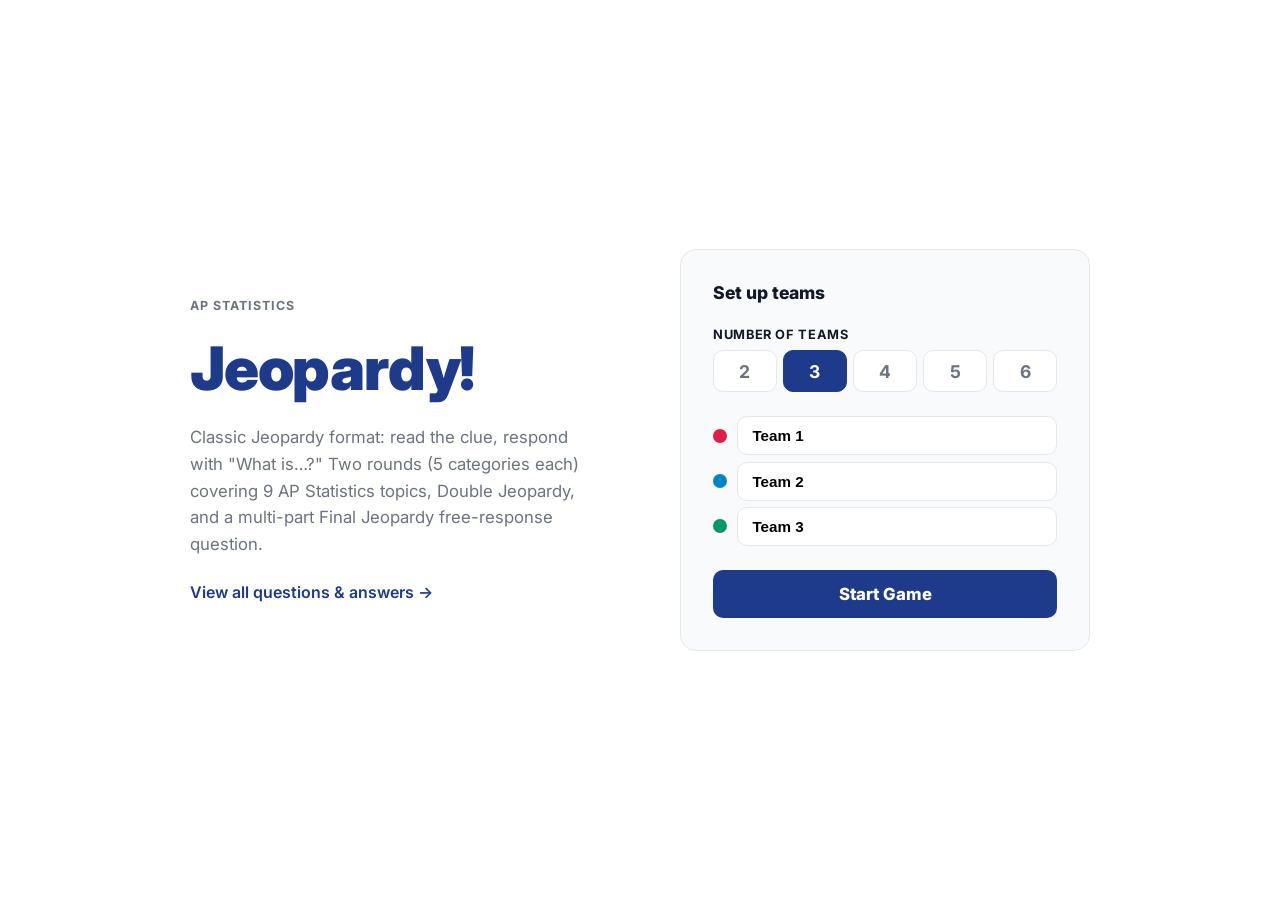
<file: index.html>
<!DOCTYPE html>
<html lang="en">
<head>
  <meta charset="UTF-8" />
  <meta name="viewport" content="width=device-width, initial-scale=1.0" />
  <title>AP Statistics Jeopardy</title>
  <link rel="preconnect" href="https://fonts.googleapis.com" />
  <link href="https://fonts.googleapis.com/css2?family=Inter:wght@300;400;600;700;800;900&display=swap" rel="stylesheet" />
  <link rel="stylesheet" href="styles.css" />
</head>
<body>

  <!-- Home -->
  <div id="home">
    <div class="home-wrap">

      <!-- Left: branding -->
      <div class="home-left">
        <div class="home-eyebrow">AP Statistics</div>
        <h1 class="home-title">Jeopardy!</h1>
        <p class="home-desc">
          Classic Jeopardy format: read the clue, respond with "What is…?" Two rounds (5 categories each) covering 9 AP Statistics topics, Double Jeopardy, and a multi-part Final Jeopardy free-response question.
        </p>
        <a href="problems.html" class="home-qa-link">View all questions &amp; answers →</a>
      </div>

      <!-- Right: setup -->
      <div class="home-right">
        <div>
          <div class="home-right-title">Set up teams</div>
        </div>
        <div>
          <label class="field-label">Number of teams</label>
          <div class="team-count-row" id="teamCountRow"></div>
        </div>
        <div id="teamNameList"></div>
        <button class="btn-start" onclick="startGame()">Start Game</button>
      </div>

    </div>
  </div>

  <!-- Board -->
  <div id="board" class="hidden">
    <div class="board-header">
      <button class="header-home" onclick="goHome()">AP Statistics Jeopardy</button>
      <div class="round-tabs">
        <button id="tab1" class="tab active" onclick="switchRound(1)">Round 1</button>
        <button id="tab2" class="tab" onclick="switchRound(2)">Double Jeopardy</button>
        <button class="tab tab-fj" onclick="openFJ()">Final Jeopardy</button>
      </div>
    </div>
    <div id="grid" class="board-grid"></div>
    <div id="scoreBar" class="score-strip"></div>
  </div>

  <!-- Question modal -->
  <div id="qModal" class="modal-bg hidden">
    <div class="modal modal-question">
      <div class="modal-top">
        <span id="qCat" class="modal-cat"></span>
        <span id="qVal" class="modal-val"></span>
      </div>
      <div id="qBody" class="modal-body q-body"></div>
      <div class="modal-foot">
        <button class="btn btn-gold" onclick="showAnswer()">Show Answer</button>
        <button class="btn btn-ghost" onclick="closeQ()">Close</button>
      </div>
    </div>
  </div>

  <!-- Answer modal -->
  <div id="aModal" class="modal-bg hidden">
    <div class="modal modal-answer">
      <div class="a-header">
        <span class="a-header-label">Correct Response</span>
        <span id="aInfo" class="a-header-info"></span>
      </div>
      <div id="aBody" class="a-body"></div>
      <div id="aTeamActions" class="a-team-actions"></div>
      <div class="modal-foot">
        <button class="btn btn-purple" onclick="showSol()">Solution</button>
        <button class="btn btn-ghost" onclick="skipQ()">Skip / No one</button>
      </div>
    </div>
  </div>

  <!-- Solution modal -->
  <div id="sModal" class="modal-bg hidden" style="z-index:60">
    <div class="modal modal-sol">
      <div class="modal-label-bar">Worked Solution</div>
      <div id="sBody" class="modal-body sol-body"></div>
      <div class="modal-foot">
        <button class="btn btn-primary" onclick="closeSol()">Close</button>
      </div>
    </div>
  </div>

  <!-- Final Jeopardy modal -->
  <div id="fjModal" class="modal-bg hidden">
    <div class="modal modal-fj">
      <div class="fj-header">
        <div class="fj-eyebrow">Final Jeopardy</div>
        <div id="fjCat" class="fj-cat"></div>
      </div>
      <div class="fj-scroll-wrap">
        <div id="fjBody" class="modal-body fj-body"></div>
      </div>
      <div class="modal-foot">
        <button class="btn btn-purple" onclick="showFJSol()">View Solution</button>
        <button class="btn btn-ghost" onclick="closeFJ()">Back to Game</button>
      </div>
    </div>
  </div>

  <!-- Final Jeopardy solution modal -->
  <div id="fjsModal" class="modal-bg hidden" style="z-index:70">
    <div class="modal modal-sol modal-fjs">
      <div class="modal-label-bar">Final Jeopardy: Solution</div>
      <div id="fjsBody" class="modal-body sol-body"></div>
      <div class="modal-foot">
        <button class="btn btn-primary" onclick="closeFJSol()">Close</button>
      </div>
    </div>
  </div>

  <script src="game-data.js"></script>
  <script src="script.js"></script>
</body>
</html>
</file>
<file: styles.css>
:root {
  --blue: #1e3a8a;
  --blue-lt: #eff6ff;
  --blue-bd: #bfdbfe;
  --gold: #d97706;
  --gold-lt: #fef3c7;
  --ink: #111827;
  --muted: #6b7280;
  --border: #e5e7eb;
  --bg: #f3f6fb;
  --surface: #f9fafb;
  --white: #ffffff;
  --red: #dc2626;
  --green: #16a34a;
  --purple: #7c3aed;
  --radius: 0.625rem;
}

*, *::before, *::after {
  box-sizing: border-box;
  margin: 0;
  padding: 0;
}
html, body {
  height: 100%;
  font-family: "Inter", system-ui, sans-serif;
  background: var(--white);
  color: var(--ink);
  font-size: 16px;
}
button {
  cursor: pointer;
  font-family: inherit;
  border: none;
  background: none;
}
.hidden { display: none !important; }

/* ── Buttons ──────────────────────────────────────────────────── */
.btn {
  display: inline-flex;
  align-items: center;
  justify-content: center;
  padding: 0.65rem 1.4rem;
  border-radius: var(--radius);
  font-weight: 700;
  font-size: 1rem;
  line-height: 1;
  transition: opacity 0.15s;
  text-decoration: none;
  border: none;
}
.btn:hover  { opacity: 0.82; }
.btn:active { opacity: 0.65; }
.btn-primary  { background: var(--blue);   color: var(--white); }
.btn-outline  {
  background: var(--white);
  color: var(--blue);
  border: 1.5px solid var(--blue-bd);
}
.btn-outline:hover { background: var(--blue-lt); opacity: 1; }
.btn-ghost {
  background: var(--surface);
  color: var(--muted);
  border: 1px solid var(--border);
}
.btn-gold   { background: var(--gold);   color: var(--white); }
.btn-green  { background: var(--green);  color: var(--white); }
.btn-red    { background: var(--red);    color: var(--white); }
.btn-purple { background: var(--purple); color: var(--white); }

/* ── Home ─────────────────────────────────────────────────────── */
#home {
  min-height: 100vh;
  display: flex;
  align-items: center;
  justify-content: center;
  padding: 3rem 2rem;
  background: var(--white);
}
.home-wrap {
  width: 100%;
  max-width: 900px;
  display: grid;
  grid-template-columns: 1fr 1fr;
  gap: 5rem;
  align-items: center;
}
.home-left {
  display: flex;
  flex-direction: column;
  gap: 1.5rem;
}
.home-eyebrow {
  font-size: 0.78rem;
  font-weight: 700;
  color: var(--muted);
  text-transform: uppercase;
  letter-spacing: 0.08em;
}
.home-title {
  font-size: 3.75rem;
  font-weight: 900;
  color: var(--blue);
  line-height: 1.05;
  letter-spacing: -0.02em;
}
.home-desc {
  font-size: 1.05rem;
  color: var(--muted);
  line-height: 1.6;
}
.home-qa-link {
  font-size: 1rem;
  font-weight: 600;
  color: var(--blue);
  text-decoration: none;
  display: inline-flex;
  align-items: center;
  gap: 0.35rem;
}
.home-qa-link:hover { text-decoration: underline; }

/* Right column */
.home-right {
  display: flex;
  flex-direction: column;
  gap: 1.5rem;
  background: var(--surface);
  border: 1px solid var(--border);
  border-radius: 1rem;
  padding: 2rem;
}
.home-right-title {
  font-size: 1.1rem;
  font-weight: 800;
  color: var(--ink);
}
.field-label {
  display: block;
  font-size: 0.8rem;
  font-weight: 700;
  color: var(--ink);
  margin-bottom: 0.5rem;
  text-transform: uppercase;
  letter-spacing: 0.05em;
}

/* Team count picker */
.team-count-row {
  display: flex;
  gap: 0.4rem;
}
.count-pill {
  flex: 1;
  padding: 0.6rem 0;
  font-size: 1.1rem;
  font-weight: 700;
  border-radius: var(--radius);
  border: 1.5px solid var(--border);
  background: var(--white);
  color: var(--muted);
  transition: all 0.15s;
}
.count-pill:hover {
  border-color: var(--blue-bd);
  color: var(--blue);
  background: var(--blue-lt);
}
.count-pill-active {
  background: var(--blue);
  color: var(--white);
  border-color: var(--blue);
}
.count-pill-active:hover { opacity: 0.88; }

/* Team name inputs */
#teamNameList {
  display: flex;
  flex-direction: column;
  gap: 0.4rem;
}
.team-name-row {
  display: flex;
  align-items: center;
  gap: 0.625rem;
}
.team-swatch {
  width: 0.875rem;
  height: 0.875rem;
  border-radius: 50%;
  flex-shrink: 0;
}
.text-input {
  flex: 1;
  padding: 0.625rem 0.9rem;
  border: 1.5px solid var(--border);
  border-radius: var(--radius);
  font-size: 0.95rem;
  outline: none;
  background: var(--white);
  transition: border-color 0.15s;
}
.text-input:focus { border-color: var(--blue); }
.team-name-input { font-weight: 600; }

.btn-start {
  width: 100%;
  padding: 0.875rem;
  font-size: 1.05rem;
  font-weight: 800;
  background: var(--blue);
  color: var(--white);
  border-radius: var(--radius);
  transition: opacity 0.15s;
}
.btn-start:hover { opacity: 0.85; }

@media (max-width: 700px) {
  .home-wrap { grid-template-columns: 1fr; gap: 2.5rem; }
  .home-title { font-size: 2.75rem; }
}

/* ── Board ────────────────────────────────────────────────────── */
#board {
  display: flex;
  flex-direction: column;
  height: 100vh;
  overflow: hidden;
  background: var(--bg);
}

.board-header {
  display: flex;
  align-items: center;
  gap: 0.875rem;
  padding: 0.625rem 1.25rem;
  border-bottom: 1.5px solid var(--border);
  background: var(--white);
  flex-shrink: 0;
}
.header-home {
  font-size: 0.9rem;
  font-weight: 800;
  color: var(--blue);
  padding: 0.35rem 0.7rem;
  border-radius: 0.375rem;
  white-space: nowrap;
}
.header-home:hover { background: var(--blue-lt); }

.round-tabs {
  display: flex;
  gap: 0.3rem;
}
.tab {
  padding: 0.4rem 0.95rem;
  border-radius: 0.375rem;
  font-size: 0.875rem;
  font-weight: 600;
  color: var(--muted);
  border: 1px solid transparent;
  transition: all 0.15s;
  white-space: nowrap;
}
.tab:hover { background: var(--surface); color: var(--ink); }
.tab.active {
  background: var(--blue-lt);
  color: var(--blue);
  border-color: var(--blue-bd);
  font-weight: 700;
}
.tab-fj { color: var(--gold) !important; }
.tab-fj:hover { background: var(--gold-lt) !important; }

/* ── Board grid ───────────────────────────────────────────────── */
.board-grid {
  flex: 1;
  display: grid;
  gap: 0.6rem;
  padding: 0.75rem;
  min-height: 0;
  background: var(--bg);
  /* grid-template-columns + grid-template-rows set by JS */
}

/* All .cat-header divs share the same first grid row → equal height automatically */
.cat-header {
  background: var(--blue);
  color: var(--white);
  border-radius: var(--radius);
  padding: 0.5rem 0.5rem;
  font-size: 1rem;
  font-weight: 700;
  text-align: center;
  line-height: 1.3;
  display: flex;
  align-items: center;
  justify-content: center;
}

.q-card {
  border-radius: var(--radius);
  background: var(--white);
  border: 1.5px solid var(--border);
  display: flex;
  align-items: center;
  justify-content: center;
  cursor: pointer;
  transition: border-color 0.15s, background 0.15s;
}
.q-card:hover:not(:disabled) {
  border-color: var(--blue);
  background: var(--blue-lt);
}
.q-card.used {
  background: var(--bg);
  border-color: transparent;
  cursor: default;
}
.q-dollar {
  font-size: clamp(1.2rem, 2.5vw, 2rem);
  font-weight: 900;
  color: var(--gold);
}

/* ── Score strip ──────────────────────────────────────────────── */
.score-strip {
  display: flex;
  align-items: stretch;
  gap: 0.5rem;
  padding: 0.5rem 0.75rem;
  background: #0f172a;
  flex-shrink: 0;
  height: 4.25rem;
}

/* Each team gets its own colored card — color set inline by JS */
.score-team {
  flex: 1;
  display: flex;
  align-items: stretch;
  border-radius: 0.5rem;
  overflow: hidden;
  min-width: 0;
}

.score-adj {
  flex: 0 0 2rem;
  display: flex;
  align-items: center;
  justify-content: center;
  color: rgba(255, 255, 255, 0.5);
  font-size: 1.1rem;
  font-weight: 700;
  background: transparent;
  transition: background 0.15s, color 0.15s;
}
.score-adj:hover {
  background: rgba(0, 0, 0, 0.18);
  color: white;
}

.score-info {
  flex: 1;
  min-width: 0;
  display: flex;
  flex-direction: column;
  align-items: center;
  justify-content: center;
  padding: 0.3rem 0.2rem;
  gap: 0.15rem;
}
.score-name {
  font-size: 0.65rem;
  font-weight: 700;
  color: rgba(255, 255, 255, 0.8);
  text-transform: uppercase;
  letter-spacing: 0.06em;
  line-height: 1;
  white-space: nowrap;
  overflow: hidden;
  text-overflow: ellipsis;
  max-width: 100%;
}
.score-val {
  font-size: 1.2rem;
  font-weight: 900;
  color: white;
  line-height: 1;
}

/* ── Modals ───────────────────────────────────────────────────── */
.modal-bg {
  position: fixed;
  inset: 0;
  z-index: 50;
  background: rgba(0, 0, 0, 0.5);
  display: flex;
  align-items: center;
  justify-content: center;
  padding: 1.5rem;
  opacity: 0;
  transition: opacity 0.2s;
}
.modal-bg.modal-visible { opacity: 1; }
.modal-bg.hidden        { display: none; }

.modal {
  background: var(--white);
  border-radius: 1rem;
  border: 1px solid var(--border);
  box-shadow: 0 16px 48px rgba(0, 0, 0, 0.18);
  display: flex;
  flex-direction: column;
  max-height: calc(100vh - 3rem);
  overflow: hidden;
  transform: translateY(12px);
  opacity: 0;
  transition: transform 0.22s ease, opacity 0.22s;
}
.modal-bg.modal-visible .modal {
  transform: translateY(0);
  opacity: 1;
}

.modal-question, .modal-fj { width: 100%; max-width: 840px; }
.modal-answer              { width: 100%; max-width: 700px; }
.modal-sol                 { width: 100%; max-width: 660px; }
.modal-fjs                 { width: 100%; max-width: 840px; }

/* Question modal */
.modal-top {
  display: flex;
  justify-content: space-between;
  align-items: center;
  padding: 1.125rem 1.75rem;
  background: var(--surface);
  border-bottom: 1px solid var(--border);
  flex-shrink: 0;
}
.modal-cat {
  font-size: 0.75rem;
  font-weight: 700;
  color: var(--muted);
  text-transform: uppercase;
  letter-spacing: 0.06em;
}
.modal-val {
  font-size: 2rem;
  font-weight: 900;
  color: var(--gold);
}

.modal-body {
  flex: 1;
  overflow-y: auto;
  padding: 2.25rem 2.5rem;
}
.q-body {
  font-size: 1.6rem;
  color: var(--ink);
  text-align: center;
  line-height: 1.6;
  display: flex;
  align-items: center;
  justify-content: center;
}
.q-body > .q-text,
.a-body > .a-text {
  max-width: 100%;
}

/* ── Answer modal ─────────────────────────────────────────────── */
.a-header {
  display: flex;
  justify-content: space-between;
  align-items: center;
  padding: 0.875rem 1.75rem;
  border-bottom: 1px solid var(--border);
  background: var(--surface);
  flex-shrink: 0;
}
.a-header-label {
  font-size: 0.7rem;
  font-weight: 700;
  color: var(--muted);
  text-transform: uppercase;
  letter-spacing: 0.07em;
}
.a-header-info {
  font-size: 0.85rem;
  font-weight: 600;
  color: var(--muted);
}

.a-body {
  padding: 1.75rem 2rem;
  font-size: 1.65rem;
  font-weight: 700;
  color: var(--blue);
  text-align: center;
  line-height: 1.4;
  min-height: 4.5rem;
  display: flex;
  align-items: center;
  justify-content: center;
  flex-shrink: 0;
  border-bottom: 1px solid var(--border);
}

/* Two-column award / deduct grid */
.a-team-actions {
  display: grid;
  grid-template-columns: 1fr 1fr;
  flex-shrink: 0;
}
.team-actions-section {
  padding: 1rem 1.25rem;
  display: flex;
  flex-direction: column;
  gap: 0.625rem;
}
.team-actions-award {
  background: #f0fdf4;
  border-right: 1px solid var(--border);
}
.team-actions-deduct {
  background: #fef2f2;
}
.team-actions-label {
  font-size: 0.7rem;
  font-weight: 800;
  letter-spacing: 0.06em;
  text-transform: uppercase;
  line-height: 1;
}
.team-actions-award  .team-actions-label { color: #15803d; }
.team-actions-deduct .team-actions-label { color: #b91c1c; }

.team-btns {
  display: flex;
  flex-wrap: wrap;
  gap: 0.4rem;
}

/* Team-colored buttons — background/color set inline via JS */
.btn-team-action {
  font-size: 0.9rem;
  font-weight: 700;
  padding: 0.5rem 1rem;
  border-radius: var(--radius);
  border: none;
  transition: opacity 0.15s, filter 0.15s;
  cursor: pointer;
  line-height: 1;
}
.btn-award-team {
  color: white;
}
.btn-award-team:hover { opacity: 0.85; }

.btn-deduct-team {
  background: white;
  border: 2px solid;
}
.btn-deduct-team:hover { filter: brightness(0.96); }

/* Shared modal pieces */
.modal-label-bar {
  padding: 1rem 1.75rem;
  border-bottom: 1px solid var(--border);
  font-size: 0.75rem;
  font-weight: 700;
  color: var(--muted);
  text-transform: uppercase;
  letter-spacing: 0.06em;
  background: var(--surface);
  flex-shrink: 0;
}
.modal-foot {
  display: flex;
  gap: 0.6rem;
  flex-wrap: wrap;
  justify-content: center;
  padding: 1.125rem 1.5rem;
  border-top: 1px solid var(--border);
  flex-shrink: 0;
}

/* Solution steps */
.sol-body {
  font-size: 1rem;
  display: flex;
  flex-direction: column;
  gap: 0.5rem;
}
.step-text {
  color: var(--ink);
  font-size: 1rem;
  line-height: 1.65;
}
.step-formula {
  background: var(--surface);
  border-left: 3px solid var(--blue);
  border-radius: 0 0.375rem 0.375rem 0;
  padding: 0.55rem 1rem;
  overflow-x: auto;
  font-size: 0.95rem;
  margin: 0.15rem 0;
}
.step-bullets {
  padding-left: 1.4rem;
  display: flex;
  flex-direction: column;
  gap: 0.3rem;
  margin: 0.15rem 0;
}
.step-bullets li {
  list-style: disc;
  font-size: 1rem;
  line-height: 1.55;
}

/* Final Jeopardy */
.fj-header {
  padding: 1.25rem 1.75rem;
  border-bottom: 1px solid var(--border);
  background: var(--surface);
  text-align: center;
  flex-shrink: 0;
}
.fj-eyebrow {
  font-size: 0.72rem;
  font-weight: 700;
  color: var(--gold);
  margin-bottom: 0.3rem;
  text-transform: uppercase;
  letter-spacing: 0.06em;
}
.fj-cat {
  font-size: 1.2rem;
  font-weight: 800;
  color: var(--blue);
}
.fj-scroll-wrap {
  flex: 1;
  position: relative;
  min-height: 0;
  display: flex;
  flex-direction: column;
}
.fj-scroll-wrap::after {
  content: "↓  scroll for more";
  position: absolute;
  bottom: 0;
  left: 0;
  right: 0;
  height: 4rem;
  background: linear-gradient(transparent, rgba(255,255,255,0.97));
  display: flex;
  align-items: flex-end;
  justify-content: center;
  padding-bottom: 0.5rem;
  font-size: 0.75rem;
  font-weight: 700;
  color: var(--muted);
  letter-spacing: 0.03em;
  pointer-events: none;
}
.fj-scroll-wrap .modal-body {
  flex: 1;
  min-height: 0;
  overflow-y: auto;
}
.fj-body {
  font-size: 1rem;
  line-height: 1.75;
}

/* Classes referenced from game-data.js HTML strings */
.fj-intro { margin-bottom: 1rem; }
.fj-table {
  border-collapse: collapse;
  margin: 1rem auto 1.25rem;
}
.fj-table th, .fj-table td {
  border: 1px solid var(--border);
  padding: 0.5rem 1.1rem;
  text-align: center;
}
.fj-table th {
  background: var(--blue-lt);
  color: var(--blue);
  font-weight: 700;
  font-size: 0.85rem;
}
.fj-table td {
  background: var(--white);
  font-size: 0.95rem;
}
.fj-part {
  background: var(--blue-lt);
  border-radius: 0.375rem;
  padding: 0.75rem 1rem;
  margin-bottom: 0.625rem;
  font-size: 1rem;
  line-height: 1.65;
}
.fj-part:last-child { margin-bottom: 0; }
.fj-part-label {
  font-weight: 800;
  color: var(--blue);
  margin-right: 0.3rem;
}

.sol-part {
  padding-bottom: 1.25rem;
  border-bottom: 1px solid var(--border);
  margin-bottom: 1.25rem;
}
.sol-part:last-child {
  border-bottom: none;
  padding-bottom: 0;
  margin-bottom: 0;
}
.sol-part-label {
  font-size: 0.78rem;
  font-weight: 700;
  color: var(--purple);
  margin-bottom: 0.6rem;
}
.sol-part-steps {
  display: flex;
  flex-direction: column;
  gap: 0.4rem;
}

/* Scrollbar */
::-webkit-scrollbar       { width: 5px; }
::-webkit-scrollbar-track { background: transparent; }
::-webkit-scrollbar-thumb { background: var(--border); border-radius: 3px; }
</file>
